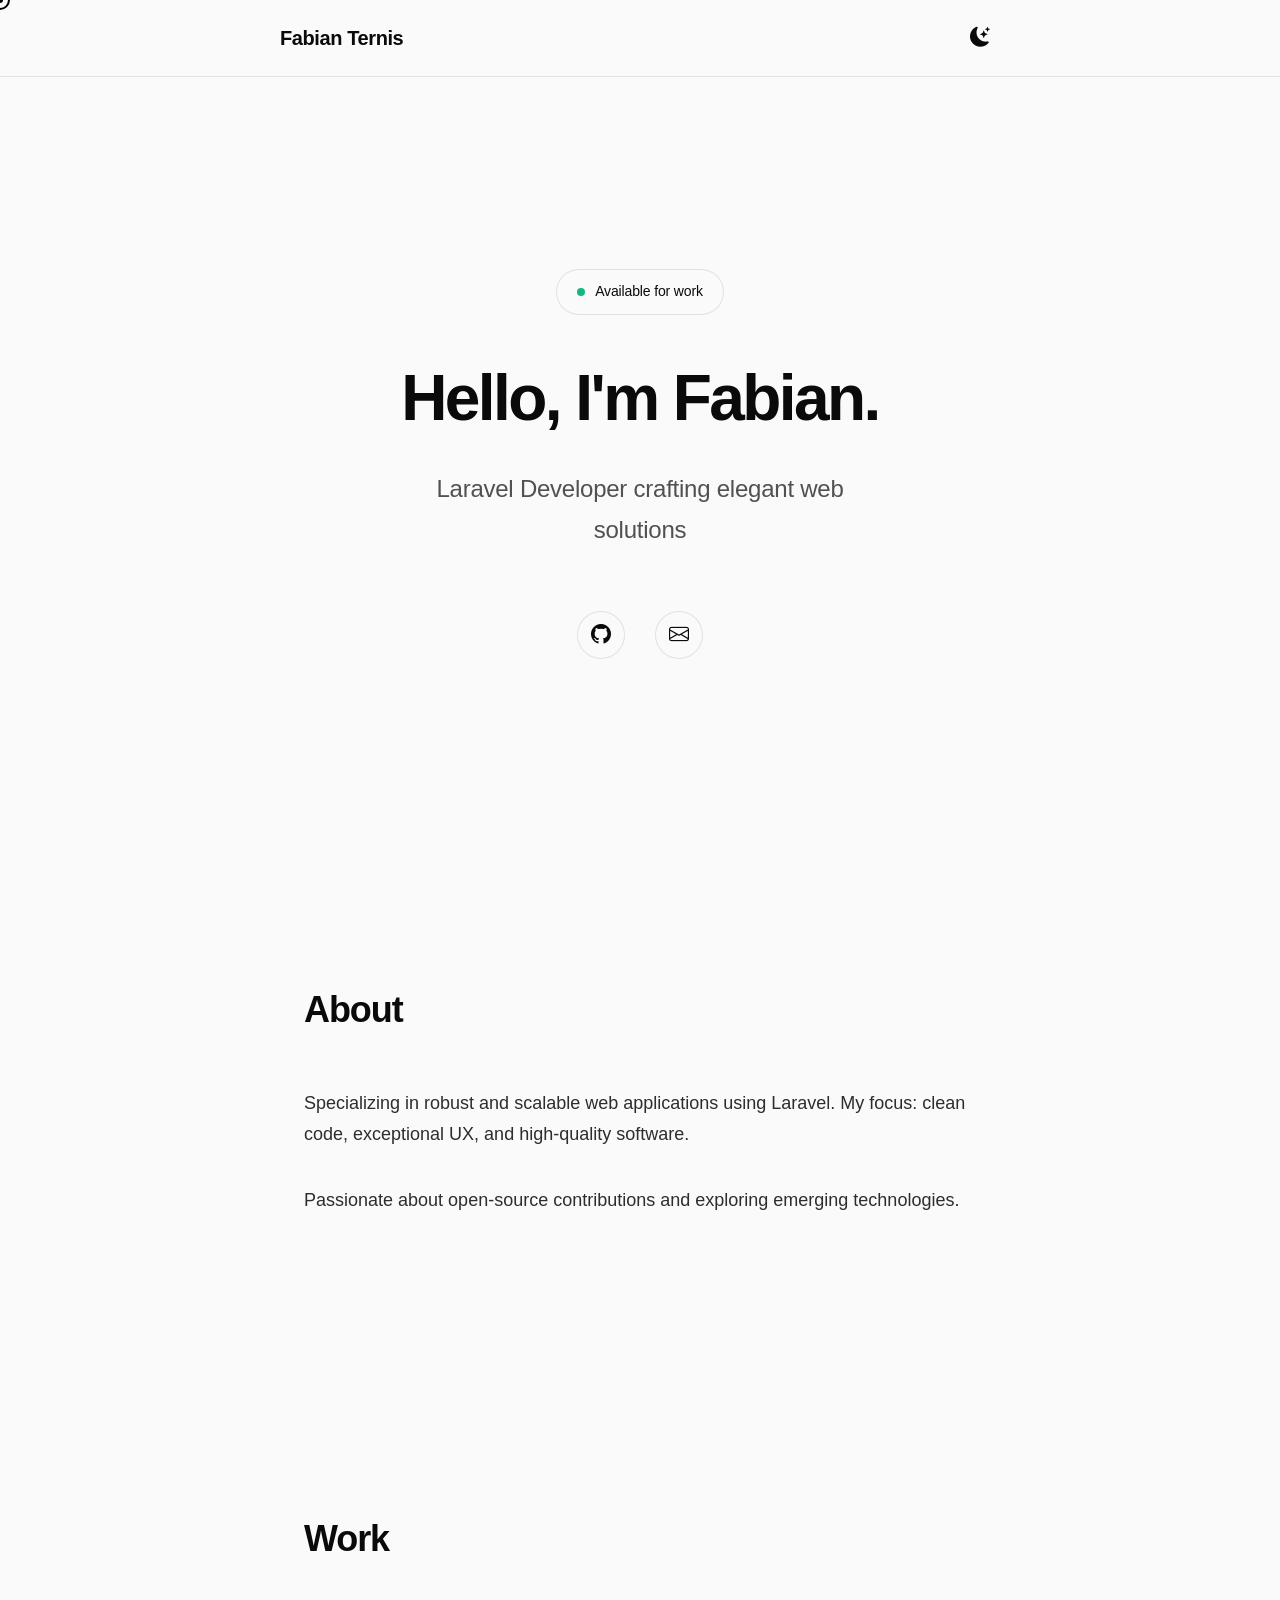
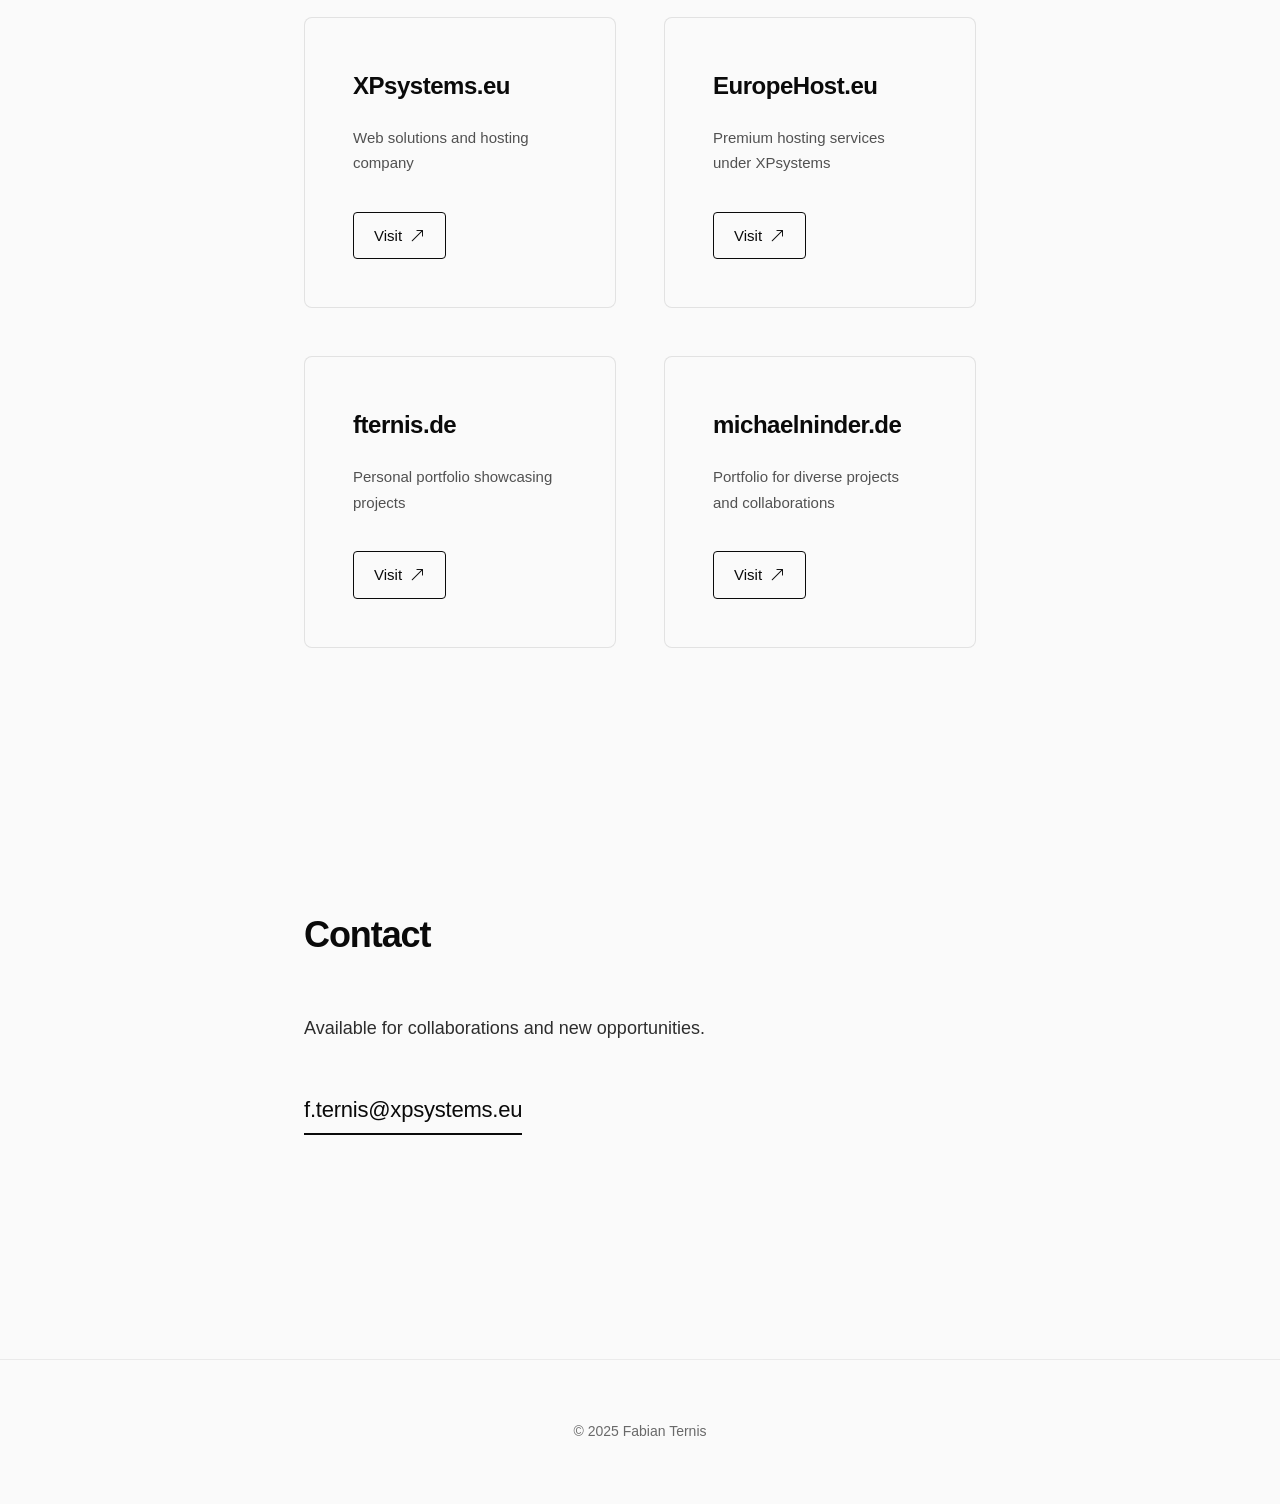
<file: _fabianternis.dev/index.html>
<!DOCTYPE html>
<html lang="en">
  <head>
    <meta charset="UTF-8" />
    <meta name="viewport" content="width=device-width, initial-scale=1.0" />
    <title>Fabian Ternis - Laravel Developer</title>
    <meta name="description" content="Laravel Developer specializing in elegant web solutions" />
    <link rel="stylesheet" href="style.css" />
    <link
      rel="stylesheet"
      href="https://cdn.jsdelivr.net/npm/bootstrap-icons@1.11.3/font/bootstrap-icons.min.css"
    />
  </head>
  <body>
    <header class="header-container">
      <nav class="navbar">
        <a href="#" class="site-title">Fabian Ternis</a>
        <button id="theme-toggle" class="theme-toggle" aria-label="Toggle theme">
          <i class="bi bi-moon-stars-fill moon-icon"></i>
          <i class="bi bi-brightness-high-fill sun-icon"></i>
        </button>
      </nav>
    </header>

    <main class="main-content-container">
      <section class="hero-section">
        <div class="status-badge">
          <span class="status-dot"></span>
          <span class="status-text">Available for work</span>
        </div>
        <h1 class="hero-title">Hello, I'm Fabian.</h1>
        <p class="hero-subtitle">Laravel Developer crafting elegant web solutions</p>
        <div class="social-links">
          <a href="https://github.com/michaelninder" target="_blank" rel="noopener" aria-label="GitHub">
            <i class="bi bi-github"></i>
          </a>
          <!--a href="https://x.com/@micha_was_taken" target="_blank" rel="noopener" aria-label="Twitter">
            <i class="bi bi-twitter-x"></i>
          </a>
          <a href="https://instagram.com/ternisfabian" target="_blank" rel="noopener" aria-label="Instagram">
            <i class="bi bi-instagram"></i>
          </a-->
          <a href="mailto:f.ternis@xpsystems.eu" aria-label="Email">
            <i class="bi bi-envelope"></i>
          </a>
        </div>
      </section>

      <section class="about-section" id="about">
        <h2 class="section-title">About</h2>
        <div class="about-content">
          <p>
            Specializing in robust and scalable web applications using Laravel.
            My focus: clean code, exceptional UX, and high-quality software.
          </p>
          <p>
            Passionate about open-source contributions and exploring emerging technologies.
          </p>
        </div>
      </section>

      <section class="portfolio-section" id="work">
        <h2 class="section-title">Work</h2>
        <div class="portfolio-grid">
          <article class="portfolio-item">
            <h3>XPsystems.eu</h3>
            <p>Web solutions and hosting company</p>
            <a href="https://www.xpsystems.eu" target="_blank" rel="noopener">
              Visit <i class="bi bi-arrow-up-right"></i>
            </a>
          </article>
          <article class="portfolio-item">
            <h3>EuropeHost.eu</h3>
            <p>Premium hosting services under XPsystems</p>
            <a href="https://www.europehost.eu" target="_blank" rel="noopener">
              Visit <i class="bi bi-arrow-up-right"></i>
            </a>
          </article>
          <article class="portfolio-item">
            <h3>fternis.de</h3>
            <p>Personal portfolio showcasing projects</p>
            <a href="https://www.fternis.de" target="_blank" rel="noopener">
              Visit <i class="bi bi-arrow-up-right"></i>
            </a>
          </article>
          <article class="portfolio-item">
            <h3>michaelninder.de</h3>
            <p>Portfolio for diverse projects and collaborations</p>
            <a href="https://www.michaelninder.de" target="_blank" rel="noopener">
              Visit <i class="bi bi-arrow-up-right"></i>
            </a>
          </article>
        </div>
      </section>

      <section class="contact-section" id="contact">
        <h2 class="section-title">Contact</h2>
        <p class="contact-text">
          Available for collaborations and new opportunities.
        </p>
        <a href="mailto:f.ternis@xpsystems.eu" class="contact-email">
          f.ternis@xpsystems.eu
        </a>
      </section>
    </main>

    <footer class="footer-container">
      <p>&copy; 2025 Fabian Ternis</p>
    </footer>

    <button id="scroll-to-top" class="scroll-to-top" aria-label="Scroll to top">
      <i class="bi bi-arrow-up"></i>
    </button>

    <script src="script.js"></script>
  </body>
</html>
</file>
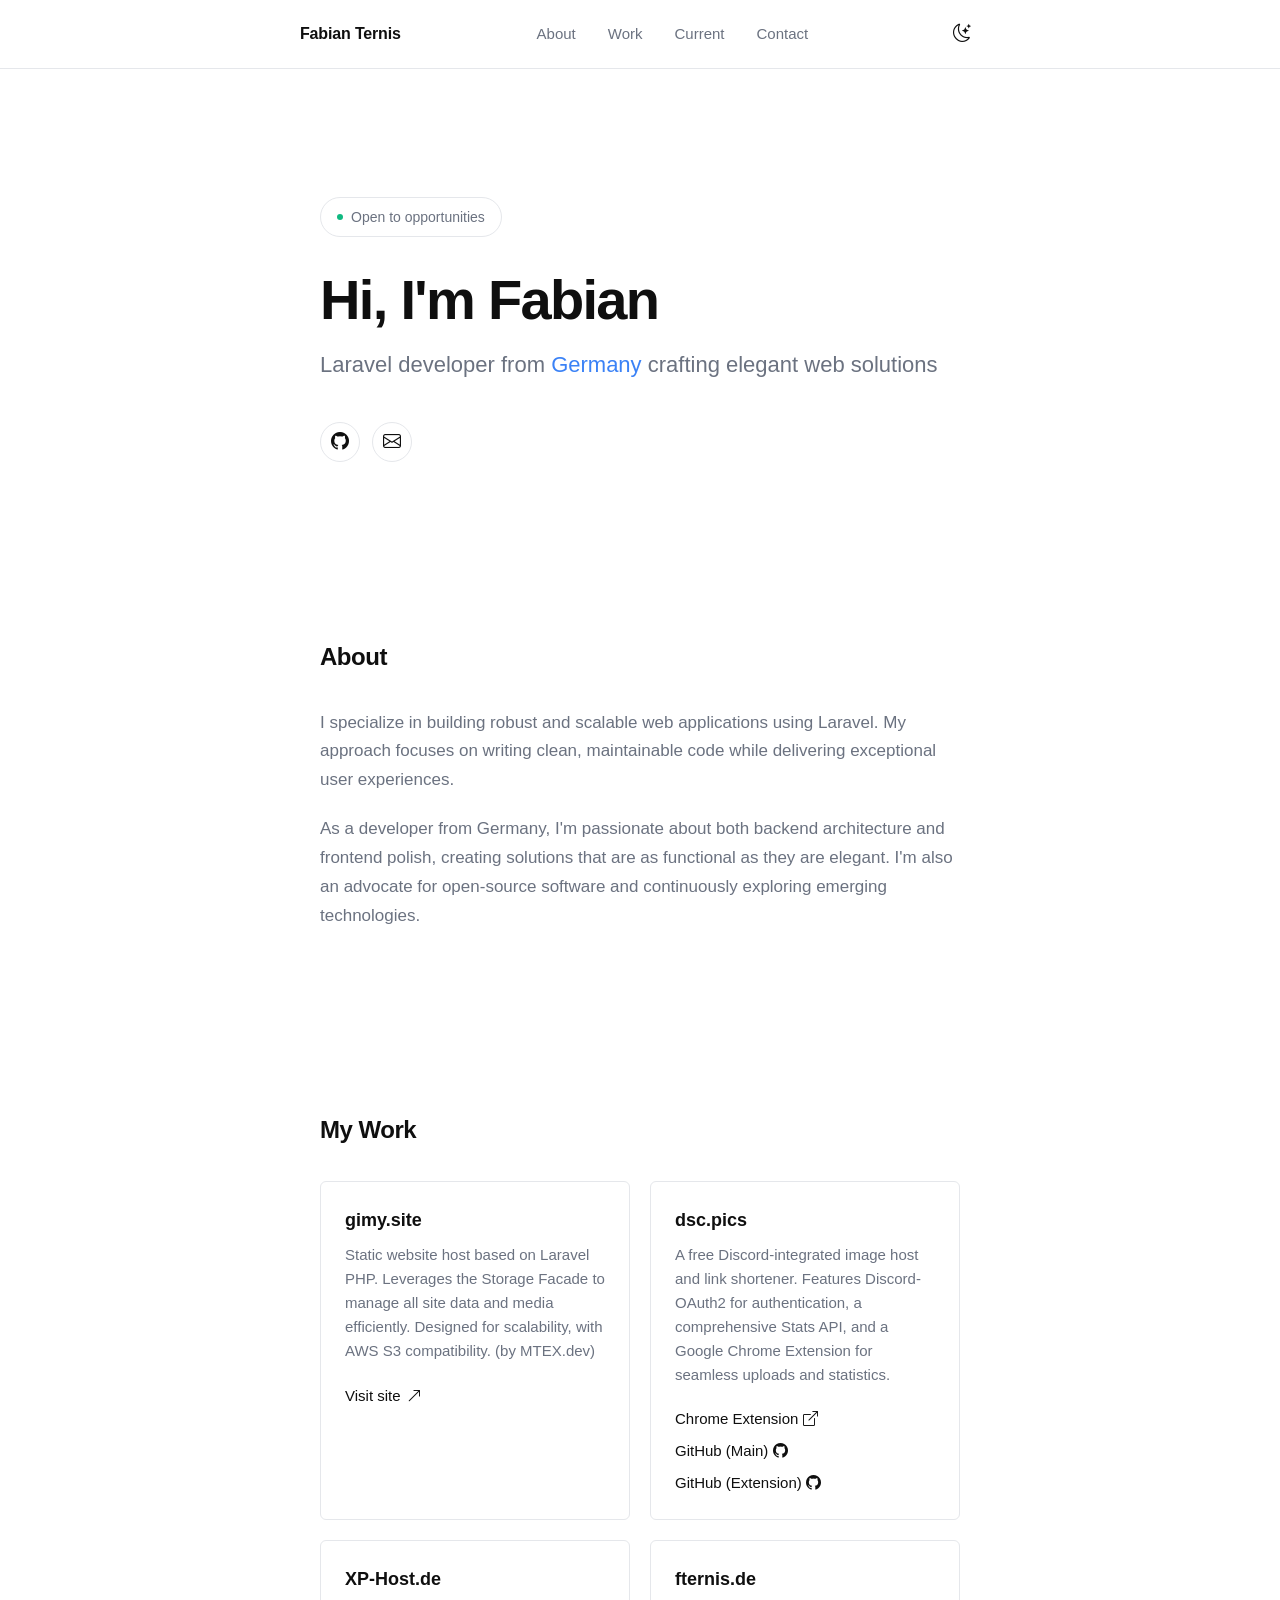
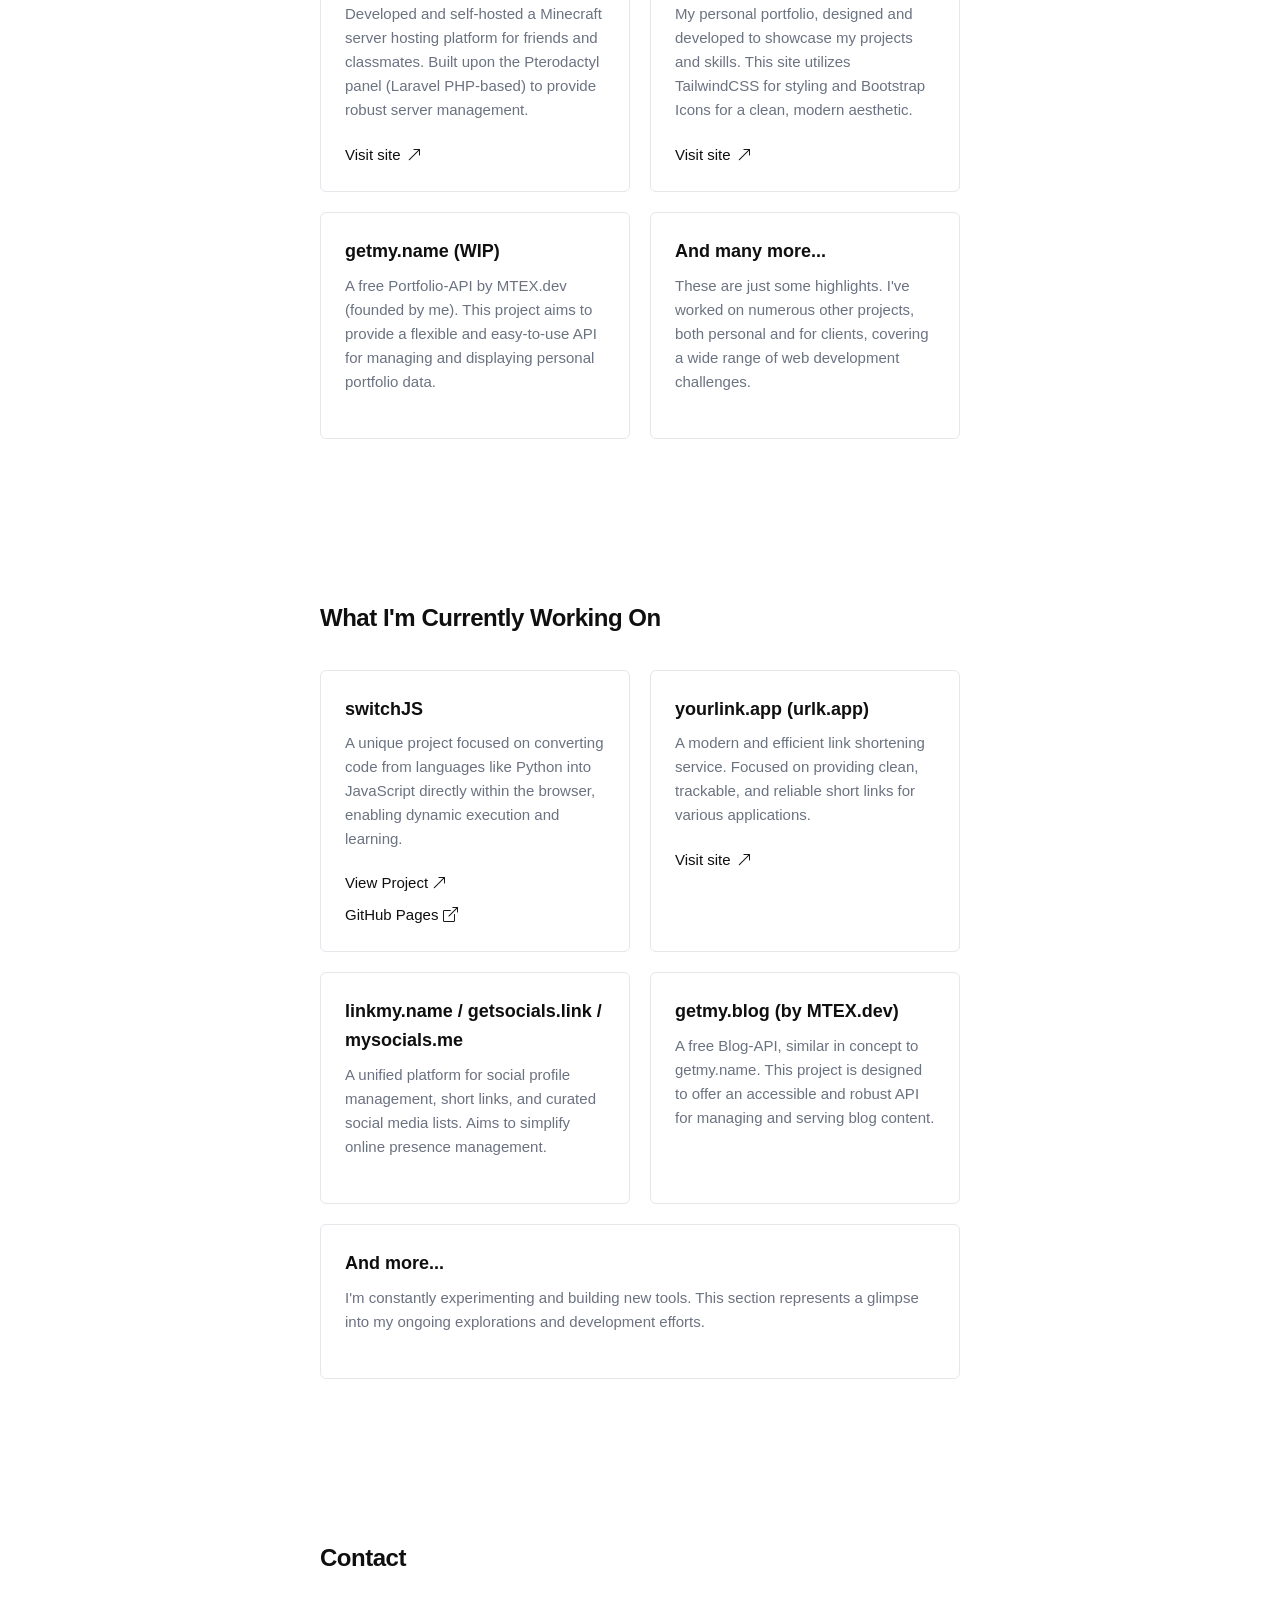
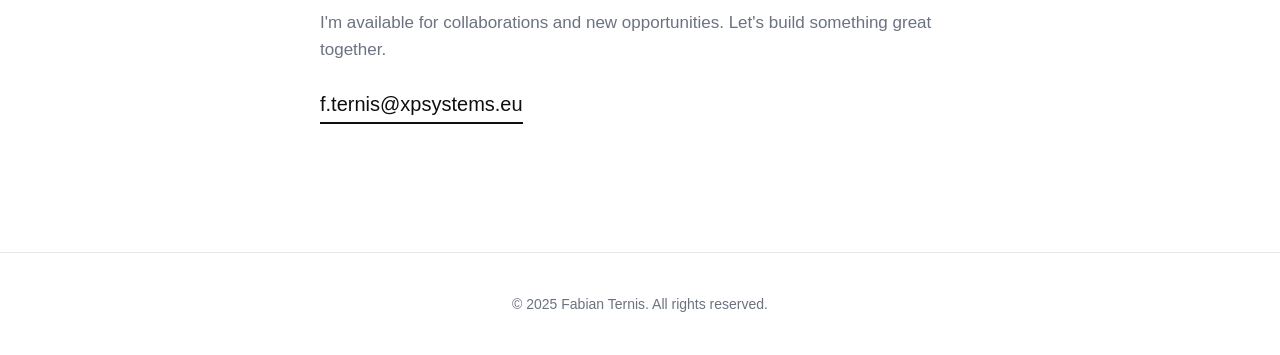
<file: fabianternis.dev.html>
<!DOCTYPE html>
<html lang="en">
  <head>
    <meta charset="UTF-8" />
    <meta name="viewport" content="width=device-width, initial-scale=1.0" />
    <title>Fabian Ternis - Laravel Developer</title>
    <meta
      name="description"
      content="Fabian Ternis is a Laravel Developer from Germany specializing in elegant web solutions and robust backend development."
    />
    <meta
      name="keywords"
      content="Fabian Ternis, Laravel developer, PHP developer, Web Dev, Webentwickler, Germany, Web Development, Backend Development, Frontend Development, Fullstack, michaelninder, XPsystems, MTEX.dev, dsc.pics, switchJS"
    />
    <meta name="author" content="Fabian Ternis" />
    <meta property="og:title" content="Fabian Ternis - Laravel Developer" />
    <meta
      property="og:description"
      content="Fabian Ternis is a Laravel Developer from Germany specializing in elegant web solutions and robust backend development."
    />
    <meta property="og:url" content="https://www.fabianternis.dev" />
    <meta property="og:type" content="website" />

    <link
      rel="stylesheet"
      href="https://cdn.jsdelivr.net/npm/bootstrap-icons@1.11.3/font/bootstrap-icons.min.css"
    />
    <style>
      :root {
        --color-dark: #0f0f0f;
        --color-light: #ffffff;
        --color-bg: var(--color-light);
        --color-text: var(--color-dark);
        --color-text-secondary: #6b7280;
        --color-border: #e5e7eb;
        --color-accent: #3b82f6;
        --font-primary: -apple-system, BlinkMacSystemFont, "Segoe UI", Roboto,
          "Helvetica Neue", Arial, sans-serif;
        --max-width: 680px;
        --spacing: 1.25rem;
        --radius: 6px;
        --transition: all 0.2s ease;
      }

      :root.dark {
        --color-bg: #0f0f0f;
        --color-text: #fafafa;
        --color-text-secondary: #9ca3af;
        --color-border: #262626;
        --color-accent: #60a5fa;
      }

      * {
        box-sizing: border-box;
        margin: 0;
        padding: 0;
      }

      html {
        scroll-behavior: smooth;
      }

      body {
        font-family: var(--font-primary);
        background-color: var(--color-bg);
        color: var(--color-text);
        line-height: 1.6;
        transition: background-color 0.3s ease, color 0.3s ease;
        -webkit-font-smoothing: antialiased;
        -moz-osx-font-smoothing: grayscale;
      }

      ::selection {
        background: var(--color-text);
        color: var(--color-bg);
      }

      .header-container {
        position: sticky;
        top: 0;
        z-index: 100;
        background: rgba(255, 255, 255, 0.8);
        backdrop-filter: blur(12px);
        border-bottom: 1px solid var(--color-border);
        padding: 1rem var(--spacing);
      }

      :root.dark .header-container {
        background: rgba(15, 15, 15, 0.8);
      }

      .navbar {
        max-width: var(--max-width);
        margin: 0 auto;
        display: flex;
        justify-content: space-between;
        align-items: center;
        gap: 2rem;
      }

      .site-title {
        font-size: 1rem;
        font-weight: 600;
        color: var(--color-text);
        text-decoration: none;
        letter-spacing: -0.01em;
      }

      .nav-links {
        display: flex;
        gap: 2rem;
        list-style: none;
        margin: 0;
        padding: 0;
      }

      .nav-links a {
        color: var(--color-text-secondary);
        text-decoration: none;
        font-size: 0.9375rem;
        font-weight: 500;
        transition: var(--transition);
      }

      .nav-links a:hover,
      .nav-links a.active {
        color: var(--color-text);
      }

      .nav-controls {
        display: flex;
        align-items: center;
        gap: 0.5rem;
      }

      .theme-toggle,
      .menu-toggle {
        background: none;
        border: none;
        font-size: 1.125rem;
        color: var(--color-text);
        cursor: pointer;
        padding: 0.5rem;
        border-radius: 50%;
        width: 36px;
        height: 36px;
        display: flex;
        align-items: center;
        justify-content: center;
        transition: var(--transition);
      }

      .theme-toggle:hover,
      .menu-toggle:hover {
        background-color: var(--color-border);
      }

      .theme-toggle i {
        transition: opacity 0.2s ease;
      }

      .moon-icon {
        display: block;
      }
      .sun-icon {
        display: none;
      }

      :root.dark .moon-icon {
        display: none;
      }
      :root.dark .sun-icon {
        display: block;
      }

      .menu-toggle {
        display: none;
      }

      .mobile-nav {
        position: fixed;
        top: 0;
        right: -100%;
        width: 280px;
        height: 100vh;
        background: var(--color-bg);
        border-left: 1px solid var(--color-border);
        transition: right 0.3s ease;
        z-index: 200;
        padding: 2rem;
      }

      .mobile-nav.open {
        right: 0;
      }

      .mobile-nav-header {
        display: flex;
        justify-content: space-between;
        align-items: center;
        margin-bottom: 3rem;
      }

      .mobile-nav-title {
        font-size: 1rem;
        font-weight: 600;
      }

      .close-nav {
        background: none;
        border: none;
        font-size: 1.5rem;
        color: var(--color-text);
        cursor: pointer;
        padding: 0.25rem;
        display: flex;
        align-items: center;
        justify-content: center;
      }

      .mobile-nav-links {
        list-style: none;
        display: flex;
        flex-direction: column;
        gap: 1.5rem;
      }

      .mobile-nav-links a {
        color: var(--color-text);
        text-decoration: none;
        font-size: 1.125rem;
        font-weight: 500;
        display: block;
        transition: var(--transition);
      }

      .mobile-nav-links a:hover {
        color: var(--color-accent);
      }

      .nav-overlay {
        position: fixed;
        inset: 0;
        background: rgba(0, 0, 0, 0.5);
        opacity: 0;
        visibility: hidden;
        transition: all 0.3s ease;
        z-index: 150;
      }

      .nav-overlay.open {
        opacity: 1;
        visibility: visible;
      }

      .main-content-container {
        max-width: var(--max-width);
        margin: 0 auto;
        padding: 0 var(--spacing);
      }

      section {
        padding: clamp(3rem, 8vw, 5rem) 0;
      }

      .hero-section {
        padding: clamp(5rem, 12vw, 8rem) 0 clamp(4rem, 10vw, 6rem);
      }

      .status-badge {
        display: inline-flex;
        align-items: center;
        gap: 0.5rem;
        padding: 0.5rem 1rem;
        border: 1px solid var(--color-border);
        border-radius: 999px;
        font-size: 0.875rem;
        margin-bottom: 2rem;
        color: var(--color-text-secondary);
      }

      .status-dot {
        width: 6px;
        height: 6px;
        border-radius: 50%;
        background: #10b981;
      }

      .hero-title {
        font-size: clamp(2.5rem, 6vw, 3.5rem);
        margin-bottom: 1rem;
        font-weight: 600;
        letter-spacing: -0.03em;
        line-height: 1.1;
      }

      .hero-subtitle {
        font-size: clamp(1.125rem, 2.5vw, 1.375rem);
        color: var(--color-text-secondary);
        font-weight: 400;
        margin-bottom: 2.5rem;
      }

      .social-links {
        display: flex;
        gap: 0.75rem;
      }

      .social-links a {
        width: 40px;
        height: 40px;
        display: flex;
        align-items: center;
        justify-content: center;
        border: 1px solid var(--color-border);
        border-radius: 50%;
        font-size: 1.125rem;
        text-decoration: none;
        color: var(--color-text);
        transition: var(--transition);
      }

      .social-links a:hover {
        background: var(--color-border);
        border-color: var(--color-text);
      }

      .section-title {
        font-size: 1.5rem;
        font-weight: 600;
        margin-bottom: 2rem;
        letter-spacing: -0.02em;
      }

      .about-content p {
        font-size: 1.0625rem;
        margin-bottom: 1.25rem;
        color: var(--color-text-secondary);
        line-height: 1.7;
      }

      .activity-header {
        display: flex;
        justify-content: space-between;
        align-items: center;
        margin-bottom: 1.5rem;
      }

      .activity-link {
        font-size: 0.875rem;
        color: var(--color-text-secondary);
        text-decoration: none;
        display: inline-flex;
        align-items: center;
        gap: 0.375rem;
        transition: var(--transition);
      }

      .activity-link:hover {
        color: var(--color-text);
      }

      .contribution-calendar {
        border: 1px solid var(--color-border);
        border-radius: var(--radius);
        padding: 1.25rem;
      }

      .calendar-header {
        display: flex;
        justify-content: space-between;
        align-items: center;
        margin-bottom: 1rem;
      }

      .calendar-month-label {
        font-size: 0.875rem;
        color: var(--color-text);
        font-weight: 600;
      }

      .calendar-grid-container {
        display: flex;
        flex-direction: column;
        gap: 8px;
      }

      .calendar-day-labels {
        display: grid;
        grid-template-columns: repeat(7, 14px);
        gap: 3px;
        padding-left: 0;
        margin-bottom: 4px;
      }

      .calendar-day-label {
        font-size: 0.625rem;
        color: var(--color-text-secondary);
        text-align: center;
        font-weight: 500;
      }

      .calendar-weeks {
        display: flex;
        flex-direction: column;
        gap: 3px;
      }

      .calendar-week {
        display: grid;
        grid-template-columns: repeat(7, 14px);
        gap: 3px;
      }

      .calendar-day {
        width: 14px;
        height: 14px;
        border-radius: 2px;
        position: relative;
        cursor: pointer;
        transition: var(--transition);
      }

      .calendar-day.empty {
        background: transparent;
        cursor: default;
      }

      .calendar-day[data-level="0"] {
        background: var(--color-border);
      }

      .calendar-day[data-level="1"] {
        background: color-mix(in srgb, var(--color-text) 25%, transparent);
      }

      .calendar-day[data-level="2"] {
        background: color-mix(in srgb, var(--color-text) 50%, transparent);
      }

      .calendar-day[data-level="3"] {
        background: color-mix(in srgb, var(--color-text) 75%, transparent);
      }

      .calendar-day[data-level="4"] {
        background: var(--color-text);
      }

      .calendar-day:not(.empty):hover {
        outline: 2px solid var(--color-text);
        outline-offset: 1px;
      }

      .calendar-tooltip {
        position: fixed;
        background: var(--color-text);
        color: var(--color-bg);
        padding: 0.5rem 0.75rem;
        border-radius: 4px;
        font-size: 0.75rem;
        pointer-events: none;
        z-index: 1000;
        white-space: nowrap;
        opacity: 0;
        transition: opacity 0.2s ease;
      }

      .calendar-tooltip.visible {
        opacity: 1;
      }

      .calendar-legend {
        display: flex;
        align-items: center;
        gap: 0.5rem;
        margin-top: 1rem;
        font-size: 0.75rem;
        color: var(--color-text-secondary);
      }

      .calendar-legend-label {
        margin-right: 0.25rem;
      }

      .calendar-legend-items {
        display: flex;
        gap: 2px;
      }

      .calendar-legend-item {
        width: 12px;
        height: 12px;
        border-radius: 2px;
      }

      .activity-loading {
        text-align: center;
        padding: 2rem;
        color: var(--color-text-secondary);
        font-size: 0.9375rem;
      }

      .activity-error {
        text-align: center;
        padding: 2rem;
        color: var(--color-text-secondary);
        font-size: 0.9375rem;
        border: 1px solid var(--color-border);
        border-radius: var(--radius);
      }

      .calendar-stats {
        display: flex;
        gap: 1.5rem;
        margin-top: 1rem;
        padding-top: 1rem;
        border-top: 1px solid var(--color-border);
        font-size: 0.8125rem;
        color: var(--color-text-secondary);
      }

      .calendar-stat strong {
        color: var(--color-text);
        font-weight: 600;
      }

      .portfolio-grid {
        display: grid;
        grid-template-columns: repeat(auto-fit, minmax(280px, 1fr));
        gap: 1.25rem;
      }

      .portfolio-item {
        border: 1px solid var(--color-border);
        padding: 1.5rem;
        border-radius: var(--radius);
        transition: var(--transition);
      }

      .portfolio-item:hover {
        border-color: var(--color-text);
      }

      .portfolio-item:last-child:nth-child(odd) {
        grid-column: span 2;
      }

      .portfolio-item h3 {
        font-size: 1.125rem;
        margin-bottom: 0.5rem;
        font-weight: 600;
      }

      .portfolio-item p {
        margin-bottom: 1.25rem;
        color: var(--color-text-secondary);
        font-size: 0.9375rem;
      }

      .portfolio-item a {
        display: inline-flex;
        align-items: center;
        gap: 0.375rem;
        font-size: 0.9375rem;
        color: var(--color-text);
        text-decoration: none;
        font-weight: 500;
      }

      .portfolio-item a:hover {
        color: var(--color-accent);
      }

      .contact-text {
        font-size: 1.0625rem;
        margin-bottom: 1.5rem;
        color: var(--color-text-secondary);
      }

      .contact-email {
        display: inline-block;
        font-size: 1.25rem;
        font-weight: 500;
        color: var(--color-text);
        text-decoration: none;
        border-bottom: 2px solid var(--color-text);
        padding-bottom: 0.125rem;
        transition: var(--transition);
      }

      .contact-email:hover {
        opacity: 0.6;
      }

      .footer-container {
        text-align: center;
        padding: 2.5rem var(--spacing);
        border-top: 1px solid var(--color-border);
        margin-top: 3rem;
        font-size: 0.875rem;
        color: var(--color-text-secondary);
      }

      .scroll-to-top {
        position: fixed;
        bottom: 2rem;
        right: 2rem;
        background: var(--color-text);
        color: var(--color-bg);
        border: none;
        border-radius: 50%;
        width: 44px;
        height: 44px;
        display: flex;
        align-items: center;
        justify-content: center;
        cursor: pointer;
        font-size: 1.125rem;
        opacity: 0;
        visibility: hidden;
        transition: var(--transition);
        box-shadow: 0 2px 8px rgba(0, 0, 0, 0.1);
      }

      .scroll-to-top.visible {
        opacity: 1;
        visibility: visible;
      }

      .scroll-to-top:hover {
        transform: translateY(-2px);
      }

      .list-item {
        margin-bottom: 1rem;
        color: var(--color-text);
        display: block;
        font-size: 1rem;
      }

      .list-item strong {
        display: block;
        font-size: 1.125rem;
        margin-bottom: 0.25rem;
      }

      .list-item span {
        font-size: 0.9375rem;
        color: var(--color-text-secondary);
        display: block;
      }

      .list-item a {
        display: inline-flex;
        align-items: center;
        gap: 0.375rem;
        font-size: 0.9375rem;
        color: var(--color-text);
        text-decoration: none;
        font-weight: 500;
        margin-top: 0.5rem;
      }

      .list-item a:hover {
        color: var(--color-accent);
      }

      .highlight {
        color: var(--color-accent);
        font-weight: 500;
      }

      .status-text {
        transition: opacity 0.3s ease;
      }
      
      #toast-container {
        position: fixed;
        top: 2rem;
        right: 1.5rem;
        display: flex;
        flex-direction: column;
        gap: 0.75rem;
        z-index: 1000;
      }

      .toast {
        background: var(--color-text);
        color: var(--color-bg);
        padding: 0.75rem 1rem;
        border-radius: var(--radius);
        box-shadow: 0 2px 8px rgba(0, 0, 0, 0.1);
        font-size: 0.875rem;
        opacity: 0;
        transform: translateY(-20px);
        transition: opacity 0.3s ease, transform 0.3s ease;
      }

      .toast.show {
        opacity: 1;
        transform: translateY(0);
      }

      @media (max-width: 768px) {
        .nav-links {
          display: none;
        }

        .menu-toggle {
          display: flex;
        }

        .portfolio-grid {
          grid-template-columns: 1fr;
        }

        .portfolio-item:last-child:nth-child(odd) {
          grid-column: span 1;
        }

        .scroll-to-top {
          bottom: 1.5rem;
          right: 1.5rem;
        }

        .activity-header {
          flex-direction: column;
          align-items: flex-start;
          gap: 1rem;
        }

        .contribution-calendar {
          padding: 1rem;
          overflow-x: auto;
        }

        .calendar-stats {
          flex-direction: column;
          gap: 0.5rem;
        }

        .calendar-grid-container {
          min-width: max-content;
        }
      }
    </style>
  </head>
  <body>
    <div class="nav-overlay" id="nav-overlay"></div>

    <header class="header-container">
      <nav class="navbar">
        <a href="#" class="site-title">Fabian Ternis</a>

        <ul class="nav-links">
          <li><a href="#about">About</a></li>
          <!--li><a href="#activity">Activity</a></li-->
          <li><a href="#work">Work</a></li>
          <li><a href="#current-work">Current</a></li>
          <li><a href="#contact">Contact</a></li>
        </ul>

        <div class="nav-controls">
          <button
            id="theme-toggle"
            class="theme-toggle"
            aria-label="Toggle theme"
          >
            <i class="bi bi-moon-stars moon-icon"></i>
            <i class="bi bi-brightness-high sun-icon"></i>
          </button>
          <button
            id="menu-toggle"
            class="menu-toggle"
            aria-label="Toggle menu"
          >
            <i class="bi bi-list"></i>
          </button>
        </div>
      </nav>
    </header>

    <aside class="mobile-nav" id="mobile-nav">
      <div class="mobile-nav-header">
        <span class="mobile-nav-title">Menu</span>
        <button
          id="close-nav"
          class="close-nav"
          aria-label="Close navigation"
        >
          <i class="bi bi-x"></i>
        </button>
      </div>
      <ul class="mobile-nav-links">
        <li><a href="#about" class="mobile-nav-link">About</a></li>
        <!--li><a href="#activity" class="mobile-nav-link">Activity</a></li-->
        <li><a href="#work" class="mobile-nav-link">Work</a></li>
        <li>
          <a href="#current-work" class="mobile-nav-link">Current Work</a>
        </li>
        <li><a href="#contact" class="mobile-nav-link">Contact</a></li>
      </ul>
    </aside>

    <main class="main-content-container">
      <section class="hero-section">
        <div class="status-badge">
          <span class="status-dot"></span>
          <span class="status-text">Open to opportunities</span>
        </div>
        <h1 class="hero-title">Hi, I'm Fabian</h1>
        <p class="hero-subtitle">
          Laravel developer from <span class="highlight">Germany</span> crafting
          elegant web solutions
        </p>
        <div class="social-links">
          <a
            href="https://github.com/michaelninder"
            target="_blank"
            rel="noopener"
            aria-label="GitHub"
          >
            <i class="bi bi-github"></i>
          </a>
          <a href="mailto:f.ternis@xpsystems.eu" aria-label="Email">
            <i class="bi bi-envelope"></i>
          </a>
        </div>
      </section>

      <section class="about-section" id="about">
        <h2 class="section-title">About</h2>
        <div class="about-content">
          <p>
            I specialize in building robust and scalable web applications using
            Laravel. My approach focuses on writing clean, maintainable code
            while delivering exceptional user experiences.
          </p>
          <p>
            As a developer from Germany, I'm passionate about both backend
            architecture and frontend polish, creating solutions that are as
            functional as they are elegant. I'm also an advocate for open-source
            software and continuously exploring emerging technologies.
          </p>
        </div>
      </section>

      <!--section class="activity-section" id="activity">
        <div class="activity-header">
          <h2 class="section-title" style="margin-bottom: 0">
            Recent Activity
          </h2>
          <a
            href="https://github.com/michaelninder"
            target="_blank"
            rel="noopener"
            class="activity-link"
          >
            View on GitHub <i class="bi bi-arrow-up-right"></i>
          </a>
        </div>
        <div id="activity-container">
          <div class="activity-loading">Loading contribution calendar...</div>
        </div>
      </section-->

      <section class="portfolio-section" id="work">
        <h2 class="section-title">My Work</h2>
        <div class="portfolio-grid">
          <article class="portfolio-item">
            <h3>gimy.site</h3>
            <p>
              Static website host based on Laravel PHP. Leverages the Storage
              Facade to manage all site data and media efficiently. Designed for
              scalability, with AWS S3 compatibility. (by MTEX.dev)
            </p>
            <a href="https://gimy.site" target="_blank" rel="noopener">
              Visit site <i class="bi bi-arrow-up-right"></i>
            </a>
          </article>

          <article class="portfolio-item">
            <h3>dsc.pics</h3>
            <p>
              A free Discord-integrated image host and link shortener. Features
              Discord-OAuth2 for authentication, a comprehensive Stats API, and
              a Google Chrome Extension for seamless uploads and statistics.
            </p>
            <div style="margin-top: 1rem">
              <a
                href="https://chromewebstore.google.com/detail/dscpics-global-stats/hgfcfjggpadjoaedngakcghlimbibmjk"
                target="_blank"
                rel="noopener"
                style="display: block; margin-bottom: 0.5rem"
              >
                Chrome Extension <i class="bi bi-box-arrow-up-right"></i>
              </a>
              <a
                href="https://github.com/EuropeHost/dsc.pics"
                target="_blank"
                rel="noopener"
                style="display: block; margin-bottom: 0.5rem"
              >
                GitHub (Main) <i class="bi bi-github"></i>
              </a>
              <a
                href="https://github.com/EuropeHost/dsc.pics-stats-extension"
                target="_blank"
                rel="noopener"
                style="display: block"
              >
                GitHub (Extension) <i class="bi bi-github"></i>
              </a>
            </div>
          </article>

          <article class="portfolio-item">
            <h3>XP-Host.de</h3>
            <p>
              Developed and self-hosted a Minecraft server hosting platform for
              friends and classmates. Built upon the Pterodactyl panel (Laravel
              PHP-based) to provide robust server management.
            </p>
            <a href="https://xp-host.de" target="_blank" rel="noopener">
              Visit site <i class="bi bi-arrow-up-right"></i>
            </a>
          </article>

          <article class="portfolio-item">
            <h3>fternis.de</h3>
            <p>
              My personal portfolio, designed and developed to showcase my
              projects and skills. This site utilizes TailwindCSS for styling
              and Bootstrap Icons for a clean, modern aesthetic.
            </p>
            <a href="https://www.fternis.de" target="_blank" rel="noopener">
              Visit site <i class="bi bi-arrow-up-right"></i>
            </a>
          </article>

          <article class="portfolio-item">
            <h3>getmy.name (WIP)</h3>
            <p>
              A free Portfolio-API by MTEX.dev (founded by me). This project
              aims to provide a flexible and easy-to-use API for managing and
              displaying personal portfolio data.
            </p>
          </article>

          <article class="portfolio-item">
            <h3>And many more...</h3>
            <p>
              These are just some highlights. I've worked on numerous other
              projects, both personal and for clients, covering a wide range of
              web development challenges.
            </p>
          </article>
        </div>
      </section>

      <section class="current-work-section" id="current-work">
        <h2 class="section-title">What I'm Currently Working On</h2>
        <div class="portfolio-grid">
          <article class="portfolio-item">
            <h3>switchJS</h3>
            <p>
              A unique project focused on converting code from languages like
              Python into JavaScript directly within the browser, enabling
              dynamic execution and learning.
            </p>
            <div style="margin-top: 1rem">
              <a
                href="https://switchjs.mtex.dev"
                target="_blank"
                rel="noopener"
                style="display: block; margin-bottom: 0.5rem"
              >
                View Project <i class="bi bi-arrow-up-right"></i>
              </a>
              <a
                href="https://switchjs.github.io"
                target="_blank"
                rel="noopener"
                style="display: block"
              >
                GitHub Pages <i class="bi bi-box-arrow-up-right"></i>
              </a>
            </div>
          </article>

          <article class="portfolio-item">
            <h3>yourlink.app (urlk.app)</h3>
            <p>
              A modern and efficient link shortening service. Focused on
              providing clean, trackable, and reliable short links for various
              applications.
            </p>
            <a href="https://yourlink.app" target="_blank" rel="noopener">
              Visit site <i class="bi bi-arrow-up-right"></i>
            </a>
          </article>

          <article class="portfolio-item">
            <h3>linkmy.name / getsocials.link / mysocials.me</h3>
            <p>
              A unified platform for social profile management, short links, and
              curated social media lists. Aims to simplify online presence
              management.
            </p>
          </article>

          <article class="portfolio-item">
            <h3>getmy.blog (by MTEX.dev)</h3>
            <p>
              A free Blog-API, similar in concept to getmy.name. This project is
              designed to offer an accessible and robust API for managing and
              serving blog content.
            </p>
          </article>

          <article class="portfolio-item">
            <h3>And more...</h3>
            <p>
              I'm constantly experimenting and building new tools. This section
              represents a glimpse into my ongoing explorations and development
              efforts.
            </p>
          </article>
        </div>
      </section>

      <section class="contact-section" id="contact">
        <h2 class="section-title">Contact</h2>
        <p class="contact-text">
          I'm available for collaborations and new opportunities. Let's build
          something great together.
        </p>
        <a href="mailto:f.ternis@xpsystems.eu" class="contact-email">
          f.ternis@xpsystems.eu
        </a>
      </section>
    </main>

    <footer class="footer-container">
      <p>&copy; 2025 Fabian Ternis. All rights reserved.</p>
    </footer>

    <button
      id="scroll-to-top"
      class="scroll-to-top"
      aria-label="Scroll to top"
    >
      <i class="bi bi-arrow-up"></i>
    </button>

    <div class="calendar-tooltip" id="tooltip"></div>

    <div id="toast-container"></div>

    <script>
      const themeToggle = document.getElementById("theme-toggle");
      const scrollToTopBtn = document.getElementById("scroll-to-top");
      const menuToggle = document.getElementById("menu-toggle");
      const closeNav = document.getElementById("close-nav");
      const mobileNav = document.getElementById("mobile-nav");
      const navOverlay = document.getElementById("nav-overlay");
      const toastContainer = document.getElementById("toast-container");
      const mobileNavLinks = document.querySelectorAll(".mobile-nav-link");
      const htmlElement = document.documentElement;
      const themeKey = "fabianternis-theme";

      function showToast(message) {
        if (window.innerWidth <= 768) return;
        const toast = document.createElement("div");
        toast.className = "toast";
        toast.textContent = message;
        toastContainer.appendChild(toast);

        requestAnimationFrame(() => toast.classList.add("show"));

        setTimeout(() => {
          toast.classList.remove("show");
          setTimeout(() => toast.remove(), 300);
        }, 2000);
      }

      const applyTheme = (theme) => {
        htmlElement.classList.toggle("dark", theme === "dark");
      };

      const savedTheme = localStorage.getItem(themeKey);
      const prefersDark = window.matchMedia(
        "(prefers-color-scheme: dark)"
      ).matches;
      applyTheme(savedTheme || (prefersDark ? "dark" : "light"));

      themeToggle.addEventListener("click", () => {
        const isDark = htmlElement.classList.contains("dark");
        const newTheme = isDark ? "light" : "dark";
        applyTheme(newTheme);
        localStorage.setItem(themeKey, newTheme);

        showToast(newTheme === "dark" ? "Dark mode enabled" : "Light mode enabled");
      });

      const openMobileNav = () => {
        mobileNav.classList.add("open");
        navOverlay.classList.add("open");
        document.body.style.overflow = "hidden";
      };

      const closeMobileNav = () => {
        mobileNav.classList.remove("open");
        navOverlay.classList.remove("open");
        document.body.style.overflow = "";
      };

      menuToggle.addEventListener("click", openMobileNav);
      closeNav.addEventListener("click", closeMobileNav);
      navOverlay.addEventListener("click", closeMobileNav);

      mobileNavLinks.forEach((link) => {
        link.addEventListener("click", closeMobileNav);
      });

      window.addEventListener("scroll", () => {
        scrollToTopBtn.classList.toggle("visible", window.scrollY > 400);
      });

      scrollToTopBtn.addEventListener("click", () => {
        window.scrollTo({ top: 0, behavior: "smooth" });
      });

      const statusTexts = [
        "Open to opportunities",
        "Available for hire",
        "Open to collaborations",
        "Accepting freelance work",
        "Seeking new projects",
        "Open to full-time roles",
        "Consulting available",
        "Happy to discuss ideas",
      ];

      let shuffled = [...statusTexts].sort(() => Math.random() - 0.5);
      let currentIndex = 0;

      const statusElement = document.querySelector(".status-text");

      function updateStatus() {
        if (currentIndex >= shuffled.length) {
          shuffled = [...statusTexts].sort(() => Math.random() - 0.5);
          currentIndex = 0;
        }

        statusElement.style.opacity = "0";

        setTimeout(() => {
          statusElement.textContent = shuffled[currentIndex];
          statusElement.style.opacity = "1";
          currentIndex++;
        }, 300);

        const nextDelay = Math.random() * 3000 + 2000;
        setTimeout(updateStatus, nextDelay);
      }

      setTimeout(updateStatus, 3000);

      async function fetchGitHubActivity() {
        const container = document.getElementById("activity-container");
        const username = "michaelninder";
        const tooltip = document.getElementById("tooltip");

        try {
          const response = await fetch(
            `https://api.github.com/users/${username}/events/public?per_page=100`
          );

          if (!response.ok) throw new Error("Failed to fetch");

          const events = await response.json();

          const contributions = {};
          let totalContributions = 0;

          events.forEach((event) => {
            const date = new Date(event.created_at);
            const dateKey = date.toISOString().split("T")[0];
            contributions[dateKey] = (contributions[dateKey] || 0) + 1;
            totalContributions++;
          });

          const today = new Date();
          today.setHours(23, 59, 59, 999);
          const thirtyDaysAgo = new Date(today);
          thirtyDaysAgo.setDate(thirtyDaysAgo.getDate() - 29);
          thirtyDaysAgo.setHours(0, 0, 0, 0);

          const startDate = new Date(thirtyDaysAgo);
          startDate.setDate(startDate.getDate() - startDate.getDay());

          const weeks = [];
          let currentWeek = [];

          const currentDate = new Date(startDate);
          while (currentDate <= today) {
            const dateKey = currentDate.toISOString().split("T")[0];
            const count = contributions[dateKey] || 0;
            const isInRange =
              currentDate >= thirtyDaysAgo && currentDate <= today;

            currentWeek.push({
              date: new Date(currentDate),
              count: count,
              level: isInRange ? getLevel(count) : null,
              isInRange: isInRange,
            });

            if (currentWeek.length === 7) {
              weeks.push(currentWeek);
              currentWeek = [];
            }

            currentDate.setDate(currentDate.getDate() + 1);
          }

          if (currentWeek.length > 0) {
            while (currentWeek.length < 7) {
              currentWeek.push({ empty: true });
            }
            weeks.push(currentWeek);
          }

          const sortedDates = Object.keys(contributions).sort();
          let currentStreak = 0;

          if (sortedDates.length > 0) {
            const lastDate = new Date(sortedDates[sortedDates.length - 1]);
            const daysDiff = Math.floor(
              (today - lastDate) / (1000 * 60 * 60 * 24)
            );

            if (daysDiff <= 1) {
              for (let i = sortedDates.length - 1; i >= 0; i--) {
                currentStreak++;
                if (i > 0) {
                  const current = new Date(sortedDates[i]);
                  const previous = new Date(sortedDates[i - 1]);
                  const diff = Math.floor(
                    (current - previous) / (1000 * 60 * 60 * 24)
                  );
                  if (diff > 1) break;
                }
              }
            }
          }

          const monthYear = today.toLocaleDateString("en-US", {
            month: "long",
            year: "numeric",
          });

          const dayLabels = ["Sun", "Mon", "Tue", "Wed", "Thu", "Fri", "Sat"];

          container.innerHTML = `
          <div class="contribution-calendar">
            <div class="calendar-header">
              <div class="calendar-month-label">${monthYear}</div>
            </div>
            <div class="calendar-grid-container">
              <div class="calendar-day-labels">
                ${dayLabels.map((day) => `<div class="calendar-day-label">${day}</div>`).join("")}
              </div>
              <div class="calendar-weeks">
                ${weeks
                  .map(
                    (week) => `
                  <div class="calendar-week">
                    ${week
                      .map((day) => {
                        if (day.empty) {
                          return '<div class="calendar-day empty"></div>';
                        }
                        if (!day.isInRange) {
                          return '<div class="calendar-day empty"></div>';
                        }
                        return `
                          <div class="calendar-day" 
                               data-level="${day.level}" 
                               data-date="${day.date.toISOString().split("T")[0]}"
                               data-count="${day.count}"></div>
                        `;
                      })
                      .join("")}
                  </div>
                `
                  )
                  .join("")}
              </div>
            </div>
            <div class="calendar-legend">
              <span class="calendar-legend-label">Less</span>
              <div class="calendar-legend-items">
                <div class="calendar-legend-item" data-level="0"></div>
                <div class="calendar-legend-item" data-level="1"></div>
                <div class="calendar-legend-item" data-level="2"></div>
                <div class="calendar-legend-item" data-level="3"></div>
                <div class="calendar-legend-item" data-level="4"></div>
              </div>
              <span class="calendar-legend-label">More</span>
            </div>
            <div class="calendar-stats">
              <div class="calendar-stat">
                <strong>${totalContributions}</strong> contribution${totalContributions !== 1 ? "s" : ""} in the last 30 days
              </div>
              <div class="calendar-stat">
                Current streak: <strong>${currentStreak} ${currentStreak === 1 ? "day" : "days"}</strong>
              </div>
            </div>
          </div>
        `;

          const calendarDays = document.querySelectorAll(
            ".calendar-day:not(.empty)"
          );
          calendarDays.forEach((day) => {
            day.addEventListener("mouseenter", (e) => {
              const date = new Date(day.dataset.date);
              const count = day.dataset.count;
              const dateStr = date.toLocaleDateString("en-US", {
                weekday: "short",
                year: "numeric",
                month: "short",
                day: "numeric",
              });

              tooltip.textContent = `${count} contribution${count !== "1" ? "s" : ""} on ${dateStr}`;
              tooltip.classList.add("visible");

              const rect = day.getBoundingClientRect();
              tooltip.style.left = `${rect.left + rect.width / 2}px`;
              tooltip.style.top = `${rect.top - 10}px`;
              tooltip.style.transform = "translate(-50%, -100%)";
            });

            day.addEventListener("mouseleave", () => {
              tooltip.classList.remove("visible");
            });
          });
        } catch (error) {
          container.innerHTML =
            '<div class="activity-error">Unable to load contribution calendar. Please try again later.</div>';
        }
      }

      function getLevel(count) {
        if (count === 0) return 0;
        if (count <= 2) return 1;
        if (count <= 4) return 2;
        if (count <= 6) return 3;
        return 4;
      }

      fetchGitHubActivity();
    </script>
  </body>
</html>
</file>
<file: _fabianternis.dev/style.css>
:root {
  --color-dark: #0a0a0a;
  --color-light: #fafafa;
  --color-bg: var(--color-light);
  --color-text: var(--color-dark);
  --color-border: rgba(10, 10, 10, 0.1);
  --color-success: #10b981;
  --font-primary: -apple-system, BlinkMacSystemFont, "Segoe UI", Roboto,
    "Helvetica Neue", Arial, sans-serif;
  --max-width: 720px;
  --spacing: clamp(1rem, 3vw, 1.5rem);
  --radius: 8px;
  --transition: all 0.3s cubic-bezier(0.4, 0, 0.2, 1);
}

:root.dark {
  --color-bg: var(--color-dark);
  --color-text: var(--color-light);
  --color-border: rgba(250, 250, 250, 0.1);
}

* {
  box-sizing: border-box;
  margin: 0;
  padding: 0;
}

html {
  scroll-behavior: smooth;
}

body {
  font-family: var(--font-primary);
  background-color: var(--color-bg);
  color: var(--color-text);
  line-height: 1.7;
  transition: var(--transition);
  -webkit-font-smoothing: antialiased;
  -moz-osx-font-smoothing: grayscale;
  cursor: none;
}

::-webkit-scrollbar {
  width: 8px;
  height: 8px;
}

::-webkit-scrollbar-track {
  background: transparent;
}

::-webkit-scrollbar-thumb {
  background: var(--color-text);
  border-radius: 4px;
  opacity: 1;
  transition: var(--transition);
}

::-webkit-scrollbar-thumb:hover {
  opacity: 0.5;
}

* {
  scrollbar-width: thin;
  scrollbar-color: var(--color-text);
}

:root.dark * {
  scrollbar-color: rgba(250, 250, 250, 0.3) transparent;
}

::selection {
  background: var(--color-text);
  color: var(--color-bg);
}

.header-container {
  position: sticky;
  top: 0;
  z-index: 100;
  background: var(--color-bg);
  padding: calc(var(--spacing) * 0.75) var(--spacing);
  border-bottom: 1px solid var(--color-border);
  backdrop-filter: blur(10px);
}

.navbar {
  max-width: var(--max-width);
  margin: 0 auto;
  display: flex;
  justify-content: space-between;
  align-items: center;
  min-height: 40px;
}

.site-title {
  font-size: clamp(1.125rem, 2vw, 1.25rem);
  font-weight: 600;
  color: var(--color-text);
  text-decoration: none;
  letter-spacing: -0.02em;
  cursor: none;
}

.theme-toggle {
  background: none;
  border: none;
  font-size: 1.25rem;
  color: var(--color-text);
  cursor: none;
  padding: 0.5rem;
  border-radius: 50%;
  width: 40px;
  height: 40px;
  display: flex;
  align-items: center;
  justify-content: center;
  transition: var(--transition);
  position: relative;
  overflow: hidden;
}

.theme-toggle:hover {
  background-color: var(--color-border);
  cursor: none;
}

.theme-toggle i {
  position: absolute;
  transition: all 0.4s cubic-bezier(0.68, -0.55, 0.265, 1.55);
}

.theme-toggle .moon-icon {
  opacity: 1;
  transform: rotate(0deg) scale(1);
}

.theme-toggle .sun-icon {
  opacity: 0;
  transform: rotate(180deg) scale(0);
}

:root.dark .theme-toggle .moon-icon {
  opacity: 0;
  transform: rotate(-180deg) scale(0);
}

:root.dark .theme-toggle .sun-icon {
  opacity: 1;
  transform: rotate(0deg) scale(1);
}

.main-content-container {
  max-width: var(--max-width);
  margin: 0 auto;
  padding: 0 var(--spacing);
}

section {
  padding: clamp(4rem, 10vw, 8rem) 0;
}

.section-title {
  font-size: clamp(1.75rem, 4vw, 2.25rem);
  font-weight: 600;
  margin-bottom: calc(var(--spacing) * 2);
  letter-spacing: -0.03em;
}

.hero-section {
  text-align: center;
  padding: clamp(6rem, 15vw, 12rem) clamp(2rem, 8vw, 6rem);
  display: flex;
  flex-direction: column;
  align-items: center;
}

.status-badge {
  display: inline-flex;
  align-items: center;
  gap: 0.625rem;
  padding: 0.625rem 1.25rem;
  border: 1px solid var(--color-border);
  border-radius: 999px;
  font-size: 0.875rem;
  margin-bottom: calc(var(--spacing) * 2);
  background: var(--color-bg);
  transition: var(--transition);
  cursor: none;
}

.status-badge:hover {
  border-color: var(--color-text);
  transform: translateY(-2px);
  cursor: none;
}

.status-dot {
  width: 8px;
  height: 8px;
  border-radius: 50%;
  background: var(--color-success);
  position: relative;
  box-shadow: 0 0 0 0 var(--color-success);
  animation: pulse-dot 2.5s ease-in-out infinite;
}

.status-dot::before {
  content: '';
  position: absolute;
  inset: -6px;
  border-radius: 50%;
  border: 2px solid var(--color-success);
  opacity: 0;
  animation: pulse-ring 2.5s ease-in-out infinite;
}

.status-text {
  font-weight: 500;
  letter-spacing: -0.01em;
}

@keyframes pulse-dot {
  0% {
    box-shadow: 0 0 0 0 rgba(16, 185, 129, 0.7);
  }
  50% {
    box-shadow: 0 0 0 6px rgba(16, 185, 129, 0);
  }
  100% {
    box-shadow: 0 0 0 0 rgba(16, 185, 129, 0);
  }
}

@keyframes pulse-ring {
  0% {
    transform: scale(0.5);
    opacity: 0;
  }
  20% {
    opacity: 0.5;
  }
  50% {
    transform: scale(1.3);
    opacity: 0;
  }
  100% {
    transform: scale(1.3);
    opacity: 0;
  }
}

.hero-title {
  font-size: clamp(2.5rem, 7vw, 4rem);
  margin-bottom: calc(var(--spacing) * 1.5);
  font-weight: 700;
  letter-spacing: -0.04em;
  line-height: 1.1;
}

.hero-subtitle {
  font-size: clamp(1.125rem, 3vw, 1.5rem);
  color: var(--color-text);
  opacity: 0.7;
  font-weight: 400;
  letter-spacing: -0.01em;
}

.social-links {
  display: flex;
  gap: calc(var(--spacing) * 1.25);
  justify-content: center;
  margin-top: calc(var(--spacing) * 2.5);
}

.social-links a {
  width: 48px;
  height: 48px;
  display: flex;
  align-items: center;
  justify-content: center;
  border: 1px solid var(--color-border);
  border-radius: 50%;
  font-size: 1.25rem;
  text-decoration: none;
  color: var(--color-text);
  transition: var(--transition);
  background: var(--color-bg);
  cursor: none;
}

.social-links a:hover {
  background: var(--color-text);
  color: var(--color-bg);
  transform: translateY(-4px);
  border-color: var(--color-text);
  box-shadow: 0 4px 12px rgba(0, 0, 0, 0.1);
  cursor: none;
}

.about-content p {
  font-size: clamp(1rem, 2vw, 1.125rem);
  margin-bottom: calc(var(--spacing) * 1.5);
  opacity: 0.85;
}

.portfolio-grid {
  display: grid;
  grid-template-columns: repeat(auto-fit, minmax(280px, 1fr));
  gap: calc(var(--spacing) * 2);
}

.portfolio-item {
  border: 1px solid var(--color-border);
  padding: calc(var(--spacing) * 2);
  border-radius: var(--radius);
  transition: var(--transition);
  background: var(--color-bg);
  cursor: none;
}

.portfolio-item:hover {
  border-color: var(--color-text);
  transform: translateY(-4px);
  cursor: none;
}

.portfolio-item h3 {
  font-size: clamp(1.25rem, 2.5vw, 1.5rem);
  margin-bottom: calc(var(--spacing) * 0.75);
  font-weight: 600;
  letter-spacing: -0.02em;
}

.portfolio-item p {
  margin-bottom: calc(var(--spacing) * 1.5);
  opacity: 0.7;
  font-size: 0.9375rem;
}

.portfolio-item a {
  display: inline-flex;
  align-items: center;
  gap: 0.5rem;
  padding: 0.625rem 1.25rem;
  border: 1px solid var(--color-text);
  border-radius: calc(var(--radius) / 2);
  text-decoration: none;
  color: var(--color-text);
  font-size: 0.9375rem;
  font-weight: 500;
  transition: var(--transition);
  cursor: none;
}

.portfolio-item a:hover {
  background-color: var(--color-text);
  color: var(--color-bg);
  cursor: none;
}

.contact-text {
  font-size: clamp(1rem, 2vw, 1.125rem);
  margin-bottom: calc(var(--spacing) * 2);
  opacity: 0.85;
}

.contact-email {
  display: inline-block;
  font-size: clamp(1.125rem, 2.5vw, 1.375rem);
  font-weight: 500;
  color: var(--color-text);
  text-decoration: none;
  border-bottom: 2px solid var(--color-text);
  padding-bottom: 0.25rem;
  transition: var(--transition);
  letter-spacing: -0.01em;
  cursor: none;
}

.contact-email:hover {
  opacity: 0.7;
  cursor: none;
}

.footer-container {
  text-align: center;
  padding: calc(var(--spacing) * 2.5) var(--spacing);
  border-top: 1px solid var(--color-border);
  margin-top: calc(var(--spacing) * 4);
  font-size: 0.875rem;
  opacity: 0.6;
}

.scroll-to-top {
  position: fixed;
  bottom: calc(var(--spacing) * 2);
  right: calc(var(--spacing) * 2);
  background: var(--color-text);
  color: var(--color-bg);
  border: none;
  border-radius: 50%;
  width: 48px;
  height: 48px;
  display: flex;
  align-items: center;
  justify-content: center;
  cursor: none;
  font-size: 1.25rem;
  opacity: 0;
  visibility: hidden;
  transition: var(--transition);
  box-shadow: 0 4px 12px rgba(0, 0, 0, 0.15);
  z-index: 99;
}

.scroll-to-top.visible {
  opacity: 1;
  visibility: visible;
}

.scroll-to-top:hover {
  transform: translateY(-4px);
  box-shadow: 0 8px 24px rgba(0, 0, 0, 0.2);
  cursor: none;
}

a, button, .portfolio-item {
  cursor: none;
}

.cursor {
  position: fixed;
  width: 20px;
  height: 20px;
  border-radius: 50%;
  pointer-events: none;
  z-index: 10000;
  mix-blend-mode: difference;
  transition: transform 0.2s ease, opacity 0.2s ease;
}

.cursor-dot {
  width: 6px;
  height: 6px;
  background: var(--color-light);
  border-radius: 50%;
  position: absolute;
  top: 50%;
  left: 50%;
  transform: translate(-50%, -50%);
  transition: transform 0.15s ease;
}

.cursor-outline {
  width: 100%;
  height: 100%;
  border: 2px solid var(--color-light);
  border-radius: 50%;
  position: absolute;
  top: 0;
  left: 0;
  transition: transform 0.3s cubic-bezier(0.4, 0, 0.2, 1);
}

.cursor.active .cursor-outline {
  transform: scale(2);
}

.cursor.active .cursor-dot {
  transform: translate(-50%, -50%) scale(0.5);
}

.cursor.hidden {
  opacity: 0;
}

@media (max-width: 768px) {
  body {
    cursor: auto;
  }

  a, button, .portfolio-item {
    cursor: pointer;
  }

  .cursor {
    display: none;
  }

  .site-title,
  .theme-toggle,
  .theme-toggle:hover,
  .status-badge,
  .status-badge:hover,
  .social-links a,
  .social-links a:hover,
  .portfolio-item,
  .portfolio-item:hover,
  .portfolio-item a,
  .portfolio-item a:hover,
  .contact-email,
  .contact-email:hover,
  .scroll-to-top,
  .scroll-to-top:hover {
    cursor: pointer;
  }

  .portfolio-grid {
    grid-template-columns: 1fr;
  }

  .scroll-to-top {
    bottom: var(--spacing);
    right: var(--spacing);
    width: 44px;
    height: 44px;
  }

  ::-webkit-scrollbar {
    width: 6px;
    height: 6px;
  }
}

@media (max-width: 480px) {
  .hero-section {
    padding-left: var(--spacing);
    padding-right: var(--spacing);
  }

  .status-badge {
    font-size: 0.8125rem;
    padding: 0.5rem 1rem;
  }

  .social-links {
    gap: var(--spacing);
  }

  .social-links a {
    width: 44px;
    height: 44px;
    font-size: 1.125rem;
  }
}
</file>
